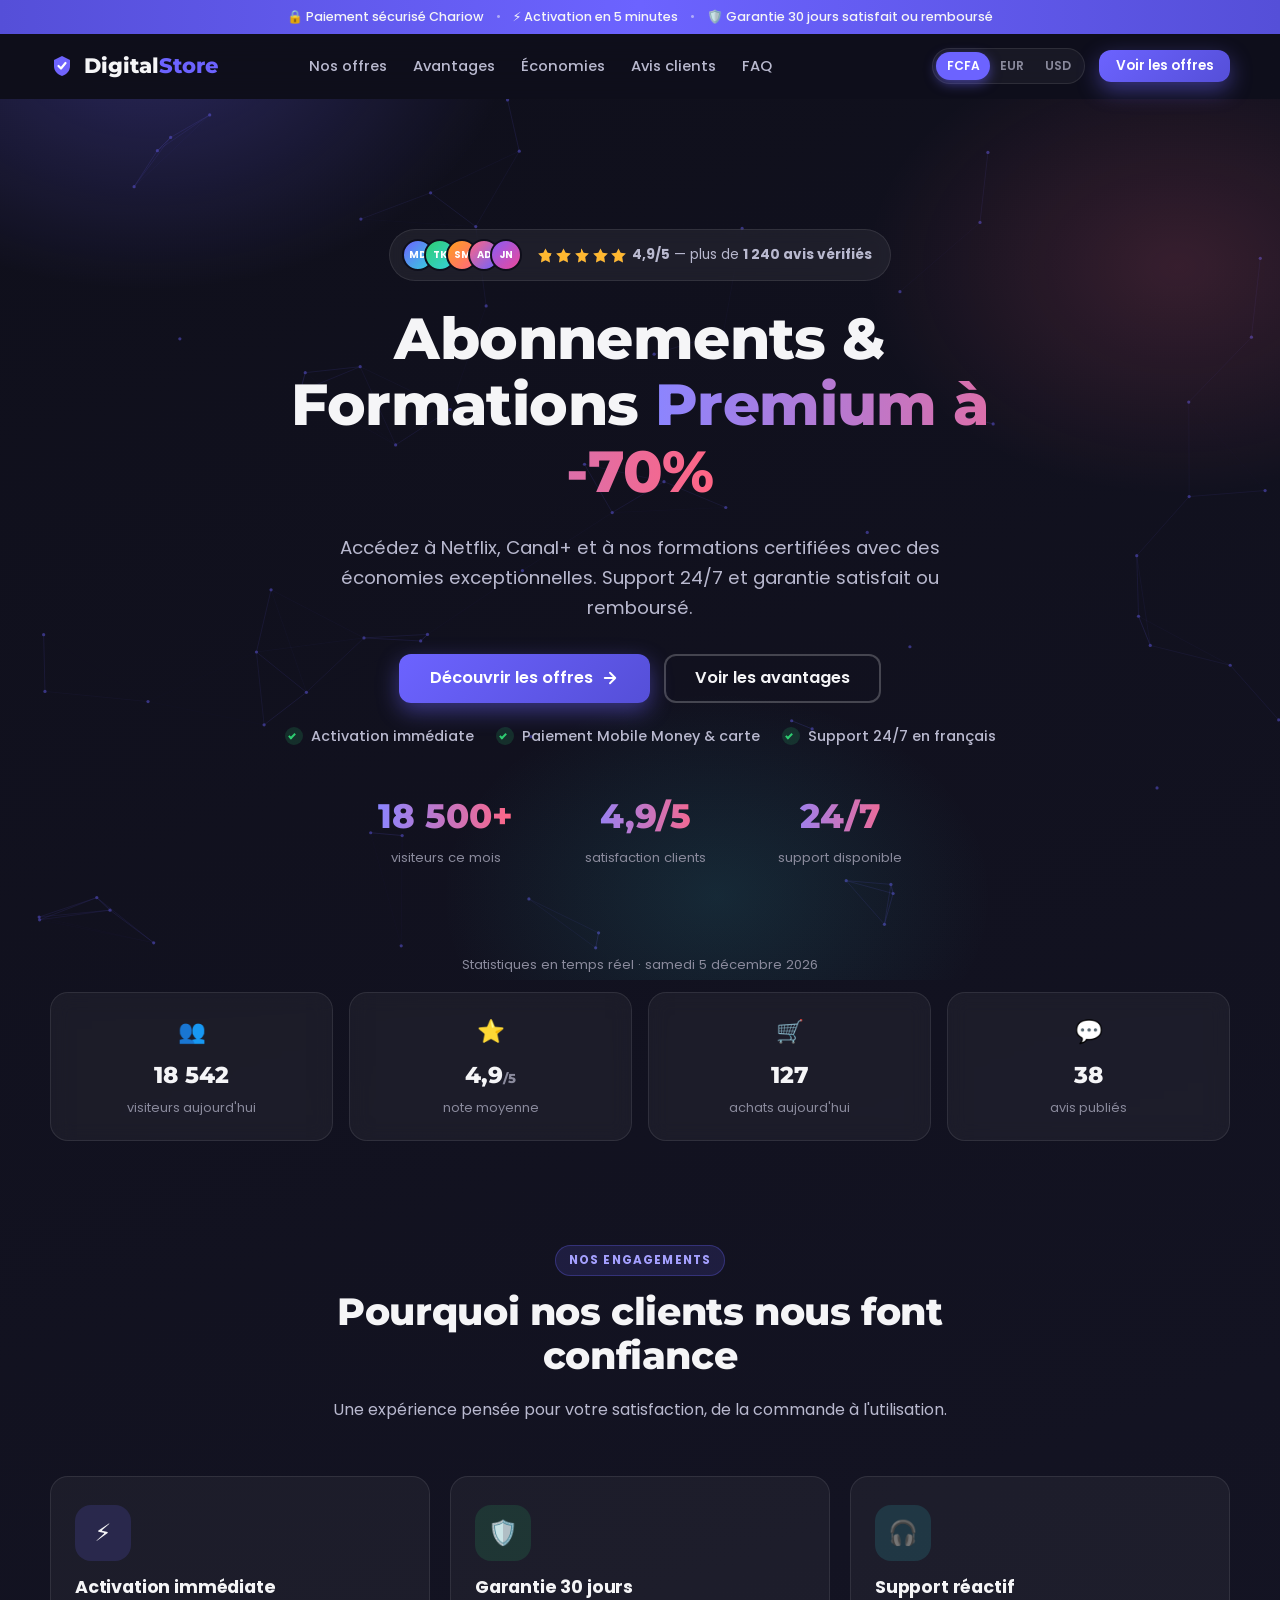
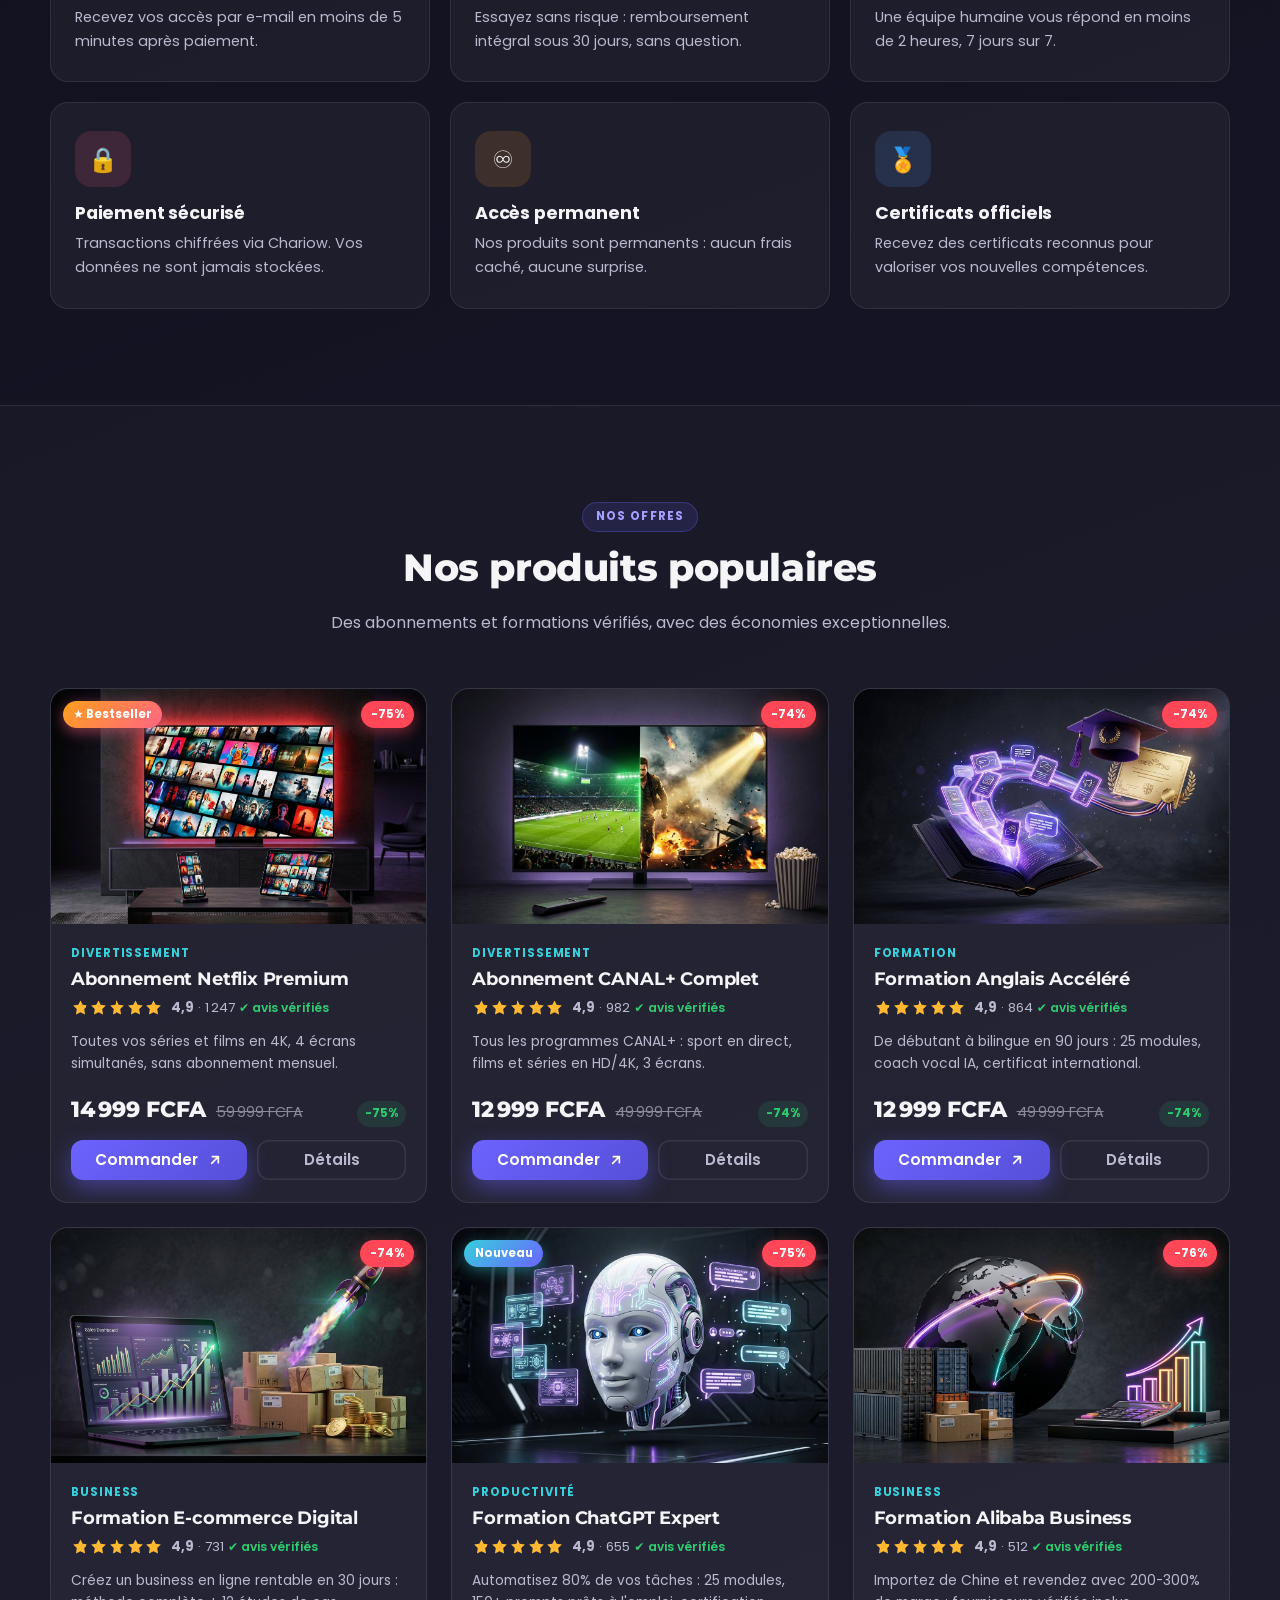
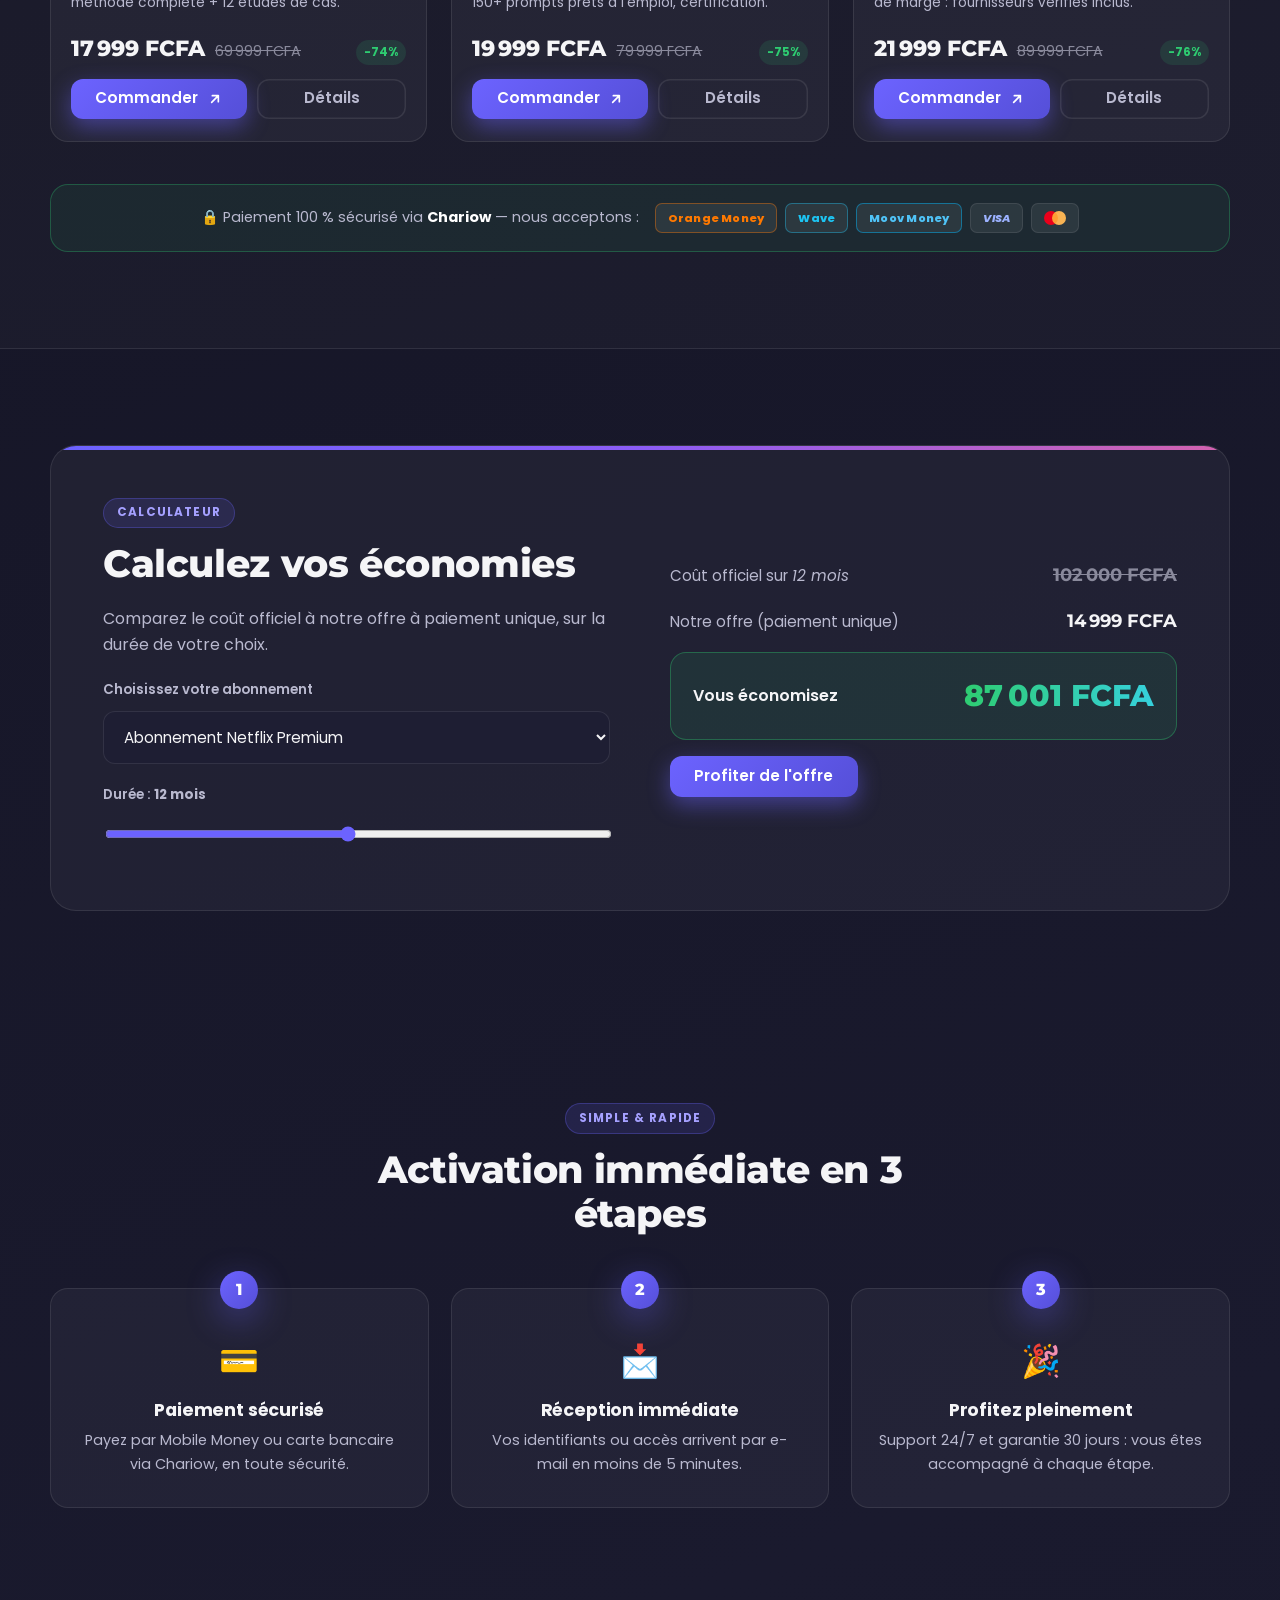
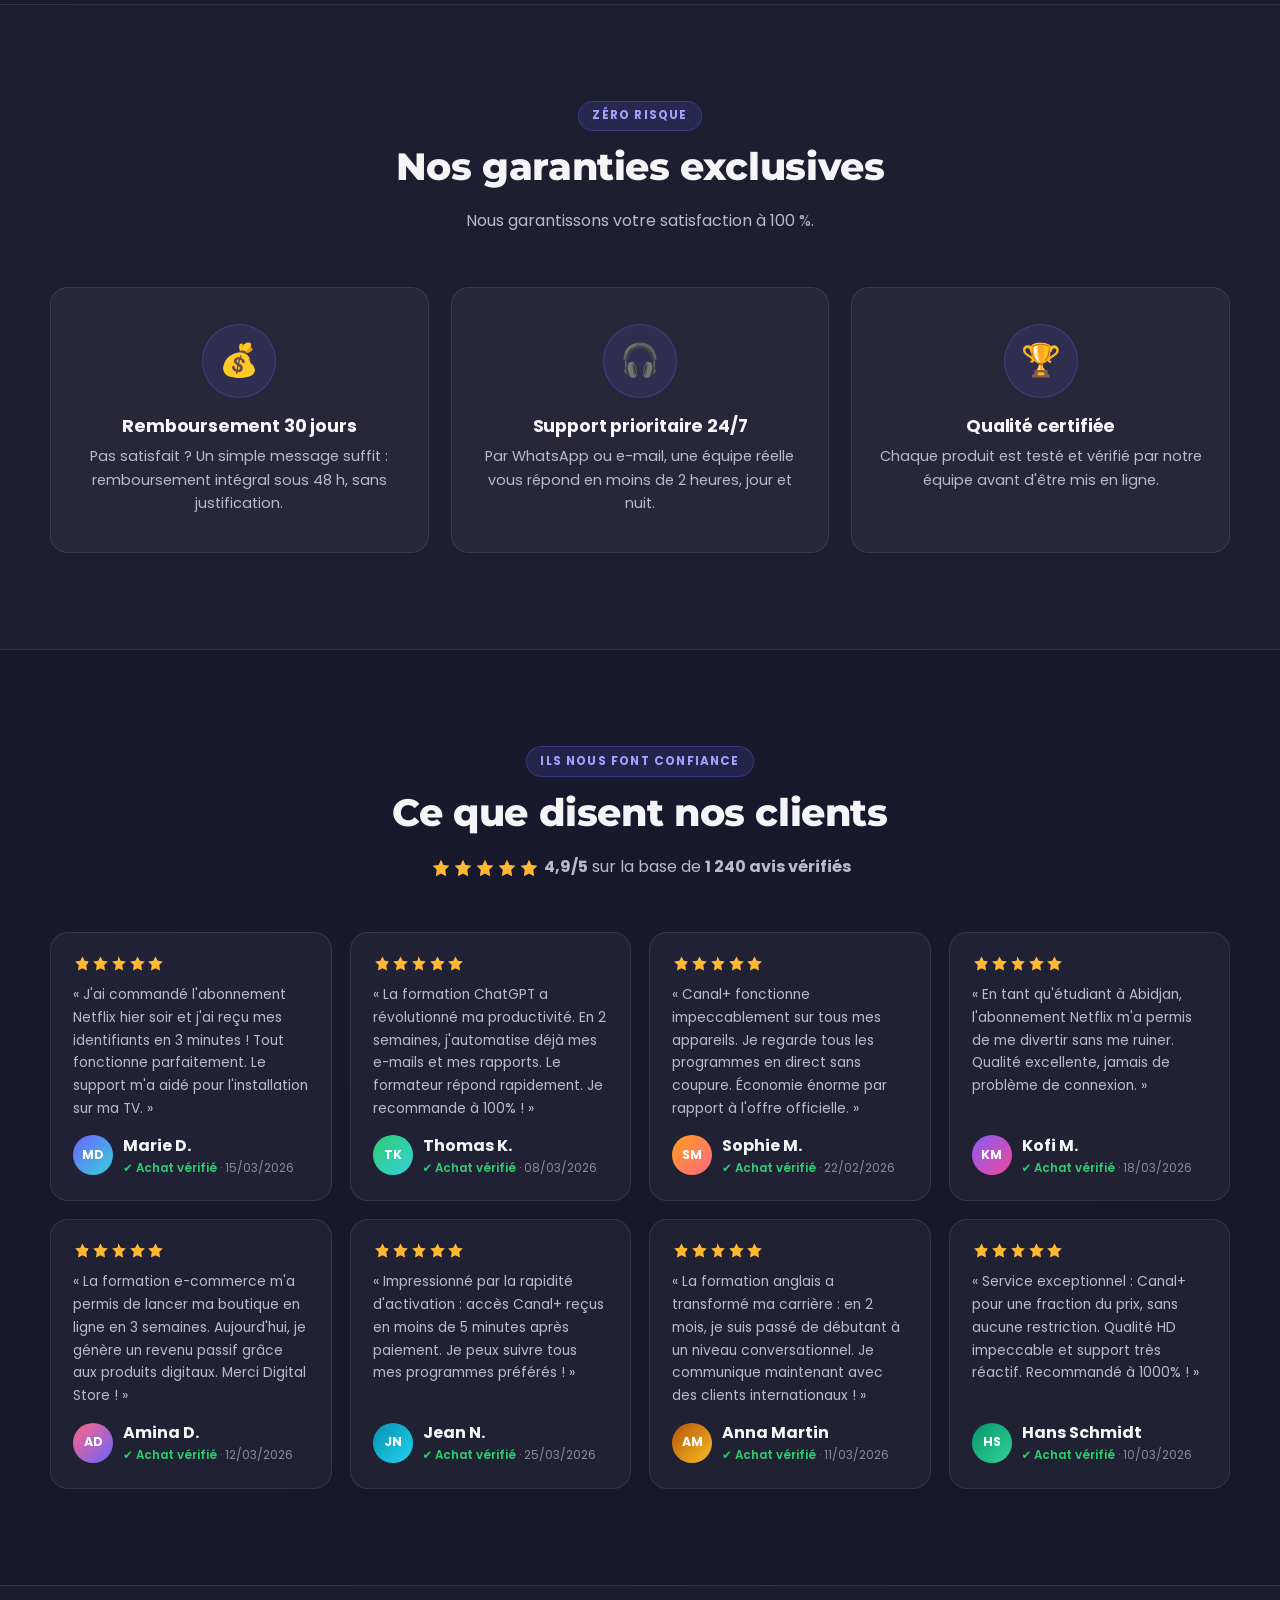
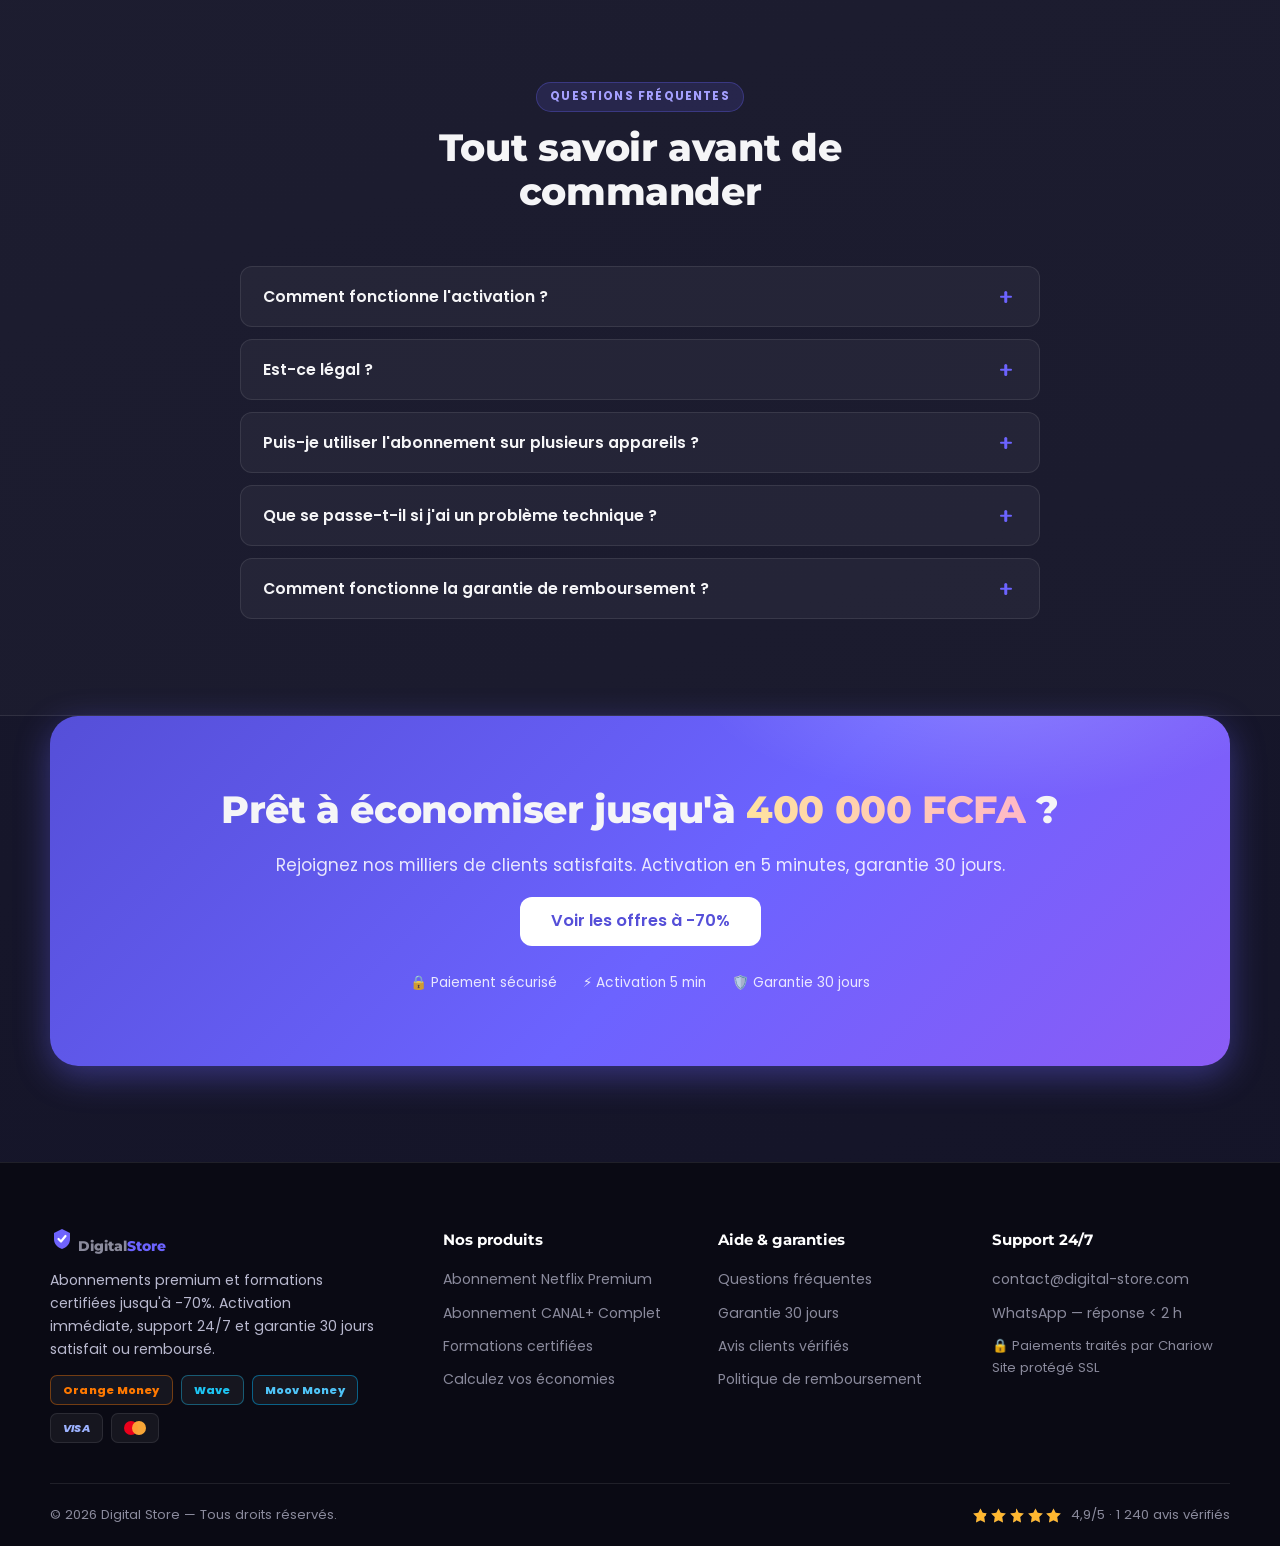
<file: index.html>
<!DOCTYPE html>
<html lang="fr">
<head>
  <meta charset="UTF-8" />
  <meta name="viewport" content="width=device-width, initial-scale=1.0" />
  <title>Digital Store — Abonnements & Formations Premium à -70%</title>

  <!-- SEO -->
  <meta name="description" content="Abonnements Netflix, Canal+ et formations certifiées à -70%. Activation en 5 minutes, paiement sécurisé (Mobile Money, carte), support 24/7 et garantie 30 jours satisfait ou remboursé. Économisez jusqu'à 400 000 FCFA." />
  <meta name="keywords" content="netflix, canal+, formation anglais, e-commerce, chatgpt, alibaba, abonnement premium, FCFA, mobile money" />
  <meta property="og:title" content="Digital Store — Abonnements & Formations Premium à -70%" />
  <meta property="og:description" content="Activation en 5 minutes. Paiement sécurisé. Garantie 30 jours satisfait ou remboursé." />
  <meta property="og:type" content="website" />
  <meta property="og:image" content="assets/products/netflix-premium.jpg" />

  <link rel="icon" href="data:image/svg+xml,%3Csvg xmlns='http://www.w3.org/2000/svg' viewBox='0 0 64 64'%3E%3Crect width='64' height='64' rx='14' fill='%236C63FF'/%3E%3Ctext x='32' y='42' font-family='Arial,sans-serif' font-size='30' font-weight='bold' fill='white' text-anchor='middle'%3EDS%3C/text%3E%3C/svg%3E" />
  <link rel="preconnect" href="https://fonts.googleapis.com" />
  <link rel="preconnect" href="https://fonts.gstatic.com" crossorigin />
  <link href="https://fonts.googleapis.com/css2?family=Poppins:wght@300;400;500;600;700&family=Montserrat:wght@700;800;900&display=swap" rel="stylesheet" />
  <link rel="stylesheet" href="css/styles.css?v=4" />
</head>
<body>

  <!-- ══════════ Bandeau confiance ══════════ -->
  <div class="topbar" role="note">
    <div class="container topbar__inner">
      <span>🔒 Paiement sécurisé Chariow</span>
      <span class="topbar__sep" aria-hidden="true">•</span>
      <span>⚡ Activation en 5 minutes</span>
      <span class="topbar__sep" aria-hidden="true">•</span>
      <span>🛡️ Garantie 30 jours satisfait ou remboursé</span>
    </div>
  </div>

  <!-- ══════════ En-tête ══════════ -->
  <header class="header" id="header">
    <div class="container header__inner">
      <a href="#accueil" class="logo" aria-label="Digital Store — Accueil">
        <svg class="logo__icon" viewBox="0 0 24 24" width="24" height="24" fill="none"><path d="M12 2 4 6v6c0 5 3.4 8.4 8 10 4.6-1.6 8-5 8-10V6l-8-4Z" fill="url(#lg)"/><path d="m8.5 12 2.5 2.5 4.5-5.5" stroke="#fff" stroke-width="2.2" stroke-linecap="round" stroke-linejoin="round"/><defs><linearGradient id="lg" x1="0" y1="0" x2="24" y2="24"><stop stop-color="#6C63FF"/><stop offset="1" stop-color="#FF6584"/></linearGradient></defs></svg>
        <span class="logo__text">Digital<span>Store</span></span>
      </a>

      <nav class="nav" id="nav" aria-label="Navigation principale">
        <a href="#produits">Nos offres</a>
        <a href="#avantages">Avantages</a>
        <a href="#economies">Économies</a>
        <a href="#avis">Avis clients</a>
        <a href="#faq">FAQ</a>
      </nav>

      <div class="header__actions">
        <div class="currency" role="group" aria-label="Choisir la devise">
          <button class="currency__btn active" data-currency="XOF">FCFA</button>
          <button class="currency__btn" data-currency="EUR">EUR</button>
          <button class="currency__btn" data-currency="USD">USD</button>
        </div>
        <a href="#produits" class="btn btn--primary btn--small header__cta">Voir les offres</a>
        <button class="burger" id="burger" aria-label="Menu" aria-expanded="false"><span></span><span></span><span></span></button>
      </div>
    </div>
  </header>

  <main id="accueil">
    <!-- ══════════ Héros ══════════ -->
    <section class="hero">
      <canvas id="net-bg" aria-hidden="true"></canvas>
      <div class="hero__glow" aria-hidden="true"></div>
      <div class="container hero__content reveal">
        <div class="hero__proof">
          <div class="avatars" aria-hidden="true">
            <span style="--c1:#6C63FF;--c2:#36D1DC">MD</span>
            <span style="--c1:#2ECC71;--c2:#36D1DC">TK</span>
            <span style="--c1:#FF9F1C;--c2:#FF6584">SM</span>
            <span style="--c1:#FF6584;--c2:#6C63FF">AD</span>
            <span style="--c1:#8B5CF6;--c2:#EC4899">JN</span>
          </div>
          <p><span class="stars stars--sm" aria-hidden="true"><i style="width:98%"></i></span> <strong>4,9/5</strong> — plus de <strong>1 240 avis vérifiés</strong></p>
        </div>

        <h1>Abonnements &amp; Formations <span class="grad-text">Premium à -70%</span></h1>
        <p class="hero__lead">Accédez à Netflix, Canal+ et à nos formations certifiées avec des économies exceptionnelles. Support 24/7 et garantie satisfait ou remboursé.</p>

        <div class="hero__cta">
          <a href="#produits" class="btn btn--primary btn--lg">Découvrir les offres
            <svg viewBox="0 0 24 24" width="18" height="18" fill="none" stroke="currentColor" stroke-width="2.5" stroke-linecap="round" stroke-linejoin="round"><path d="M5 12h14M12 5l7 7-7 7"/></svg>
          </a>
          <a href="#avantages" class="btn btn--ghost btn--lg">Voir les avantages</a>
        </div>

        <ul class="hero__bullets">
          <li><i class="check"></i>Activation immédiate</li>
          <li><i class="check"></i>Paiement Mobile Money &amp; carte</li>
          <li><i class="check"></i>Support 24/7 en français</li>
        </ul>

        <div class="hero__stats">
          <div class="hero__stat"><strong>18 500+</strong><span>visiteurs ce mois</span></div>
          <div class="hero__stat"><strong>4,9/5</strong><span>satisfaction clients</span></div>
          <div class="hero__stat"><strong>24/7</strong><span>support disponible</span></div>
        </div>
      </div>
    </section>

    <!-- ══════════ Statistiques du jour ══════════ -->
    <section class="livestats" aria-label="Statistiques en temps réel">
      <div class="container">
        <p class="livestats__date">Statistiques en temps réel · <span id="currentDate"></span></p>
        <div class="livestats__grid">
          <div class="livestat reveal">
            <div class="livestat__icon">👥</div>
            <strong id="statVisitors">18 542</strong><span>visiteurs aujourd'hui</span>
          </div>
          <div class="livestat reveal">
            <div class="livestat__icon">⭐</div>
            <strong>4,9<span class="muted">/5</span></strong><span>note moyenne</span>
          </div>
          <div class="livestat reveal">
            <div class="livestat__icon">🛒</div>
            <strong id="statSales">127</strong><span>achats aujourd'hui</span>
          </div>
          <div class="livestat reveal">
            <div class="livestat__icon">💬</div>
            <strong id="statReviews">38</strong><span>avis publiés</span>
          </div>
        </div>
      </div>
    </section>

    <!-- ══════════ Avantages ══════════ -->
    <section class="section" id="avantages">
      <div class="container">
        <div class="section__head reveal">
          <span class="eyebrow">Nos engagements</span>
          <h2>Pourquoi nos clients nous font confiance</h2>
          <p>Une expérience pensée pour votre satisfaction, de la commande à l'utilisation.</p>
        </div>
        <div class="adv__grid">
          <div class="adv reveal">
            <div class="adv__icon adv__icon--violet">⚡</div>
            <h3>Activation immédiate</h3>
            <p>Recevez vos accès par e-mail en moins de 5 minutes après paiement.</p>
          </div>
          <div class="adv reveal">
            <div class="adv__icon adv__icon--green">🛡️</div>
            <h3>Garantie 30 jours</h3>
            <p>Essayez sans risque : remboursement intégral sous 30 jours, sans question.</p>
          </div>
          <div class="adv reveal">
            <div class="adv__icon adv__icon--cyan">🎧</div>
            <h3>Support réactif</h3>
            <p>Une équipe humaine vous répond en moins de 2 heures, 7 jours sur 7.</p>
          </div>
          <div class="adv reveal">
            <div class="adv__icon adv__icon--pink">🔒</div>
            <h3>Paiement sécurisé</h3>
            <p>Transactions chiffrées via Chariow. Vos données ne sont jamais stockées.</p>
          </div>
          <div class="adv reveal">
            <div class="adv__icon adv__icon--amber">♾️</div>
            <h3>Accès permanent</h3>
            <p>Nos produits sont permanents : aucun frais caché, aucune surprise.</p>
          </div>
          <div class="adv reveal">
            <div class="adv__icon adv__icon--blue">🏅</div>
            <h3>Certificats officiels</h3>
            <p>Recevez des certificats reconnus pour valoriser vos nouvelles compétences.</p>
          </div>
        </div>
      </div>
    </section>

    <!-- ══════════ Produits ══════════ -->
    <section class="section section--alt" id="produits">
      <div class="container">
        <div class="section__head reveal">
          <span class="eyebrow">Nos offres</span>
          <h2>Nos produits populaires</h2>
          <p>Des abonnements et formations vérifiés, avec des économies exceptionnelles.</p>
        </div>
        <div class="products__grid" id="productsGrid"><!-- Rendu par JS --></div>

        <div class="securebar reveal" role="note">
          <span>🔒 Paiement 100 % sécurisé via <strong>Chariow</strong> — nous acceptons :</span>
          <div class="pay-badges">
            <span class="pay-badge pay-badge--om">Orange Money</span>
            <span class="pay-badge pay-badge--wave">Wave</span>
            <span class="pay-badge pay-badge--moov">Moov Money</span>
            <span class="pay-badge pay-badge--visa">VISA</span>
            <span class="pay-badge pay-badge--mc"><i></i><i></i></span>
          </div>
        </div>
      </div>
    </section>

    <!-- ══════════ Calculateur d'économies ══════════ -->
    <section class="section savings" id="economies">
      <div class="container">
        <div class="savings__box reveal">
          <div class="savings__left">
            <span class="eyebrow">Calculateur</span>
            <h2>Calculez vos économies</h2>
            <p>Comparez le coût officiel à notre offre à paiement unique, sur la durée de votre choix.</p>
            <label class="savings__label" for="savProduct">Choisissez votre abonnement</label>
            <select id="savProduct" class="savings__select"></select>
            <label class="savings__label" for="savMonths">Durée : <strong id="savMonthsLabel">12 mois</strong></label>
            <input type="range" id="savMonths" min="1" max="24" value="12" />
          </div>
          <div class="savings__right">
            <div class="savings__row"><span>Coût officiel sur <em id="savPeriod2">12 mois</em></span><strong class="savings__official" id="savOfficial">—</strong></div>
            <div class="savings__row"><span>Notre offre (paiement unique)</span><strong id="savOurs">—</strong></div>
            <div class="savings__total">
              <span>Vous économisez</span>
              <strong id="savAmount">—</strong>
            </div>
            <a href="#produits" class="btn btn--primary">Profiter de l'offre</a>
          </div>
        </div>
      </div>
    </section>

    <!-- ══════════ Activation en 3 étapes ══════════ -->
    <section class="section">
      <div class="container">
        <div class="section__head reveal">
          <span class="eyebrow">Simple &amp; rapide</span>
          <h2>Activation immédiate en 3 étapes</h2>
        </div>
        <div class="steps__grid">
          <div class="step reveal">
            <span class="step__num">1</span>
            <div class="step__icon">💳</div>
            <h3>Paiement sécurisé</h3>
            <p>Payez par Mobile Money ou carte bancaire via Chariow, en toute sécurité.</p>
          </div>
          <div class="step reveal">
            <span class="step__num">2</span>
            <div class="step__icon">📩</div>
            <h3>Réception immédiate</h3>
            <p>Vos identifiants ou accès arrivent par e-mail en moins de 5 minutes.</p>
          </div>
          <div class="step reveal">
            <span class="step__num">3</span>
            <div class="step__icon">🎉</div>
            <h3>Profitez pleinement</h3>
            <p>Support 24/7 et garantie 30 jours : vous êtes accompagné à chaque étape.</p>
          </div>
        </div>
      </div>
    </section>

    <!-- ══════════ Garanties ══════════ -->
    <section class="section section--alt" id="garanties">
      <div class="container">
        <div class="section__head reveal">
          <span class="eyebrow">Zéro risque</span>
          <h2>Nos garanties exclusives</h2>
          <p>Nous garantissons votre satisfaction à 100 %.</p>
        </div>
        <div class="guarantees__grid">
          <div class="guarantee reveal">
            <div class="guarantee__badge">💰</div>
            <h3>Remboursement 30 jours</h3>
            <p>Pas satisfait ? Un simple message suffit : remboursement intégral sous 48 h, sans justification.</p>
          </div>
          <div class="guarantee reveal">
            <div class="guarantee__badge">🎧</div>
            <h3>Support prioritaire 24/7</h3>
            <p>Par WhatsApp ou e-mail, une équipe réelle vous répond en moins de 2 heures, jour et nuit.</p>
          </div>
          <div class="guarantee reveal">
            <div class="guarantee__badge">🏆</div>
            <h3>Qualité certifiée</h3>
            <p>Chaque produit est testé et vérifié par notre équipe avant d'être mis en ligne.</p>
          </div>
        </div>
      </div>
    </section>

    <!-- ══════════ Avis clients ══════════ -->
    <section class="section" id="avis">
      <div class="container">
        <div class="section__head reveal">
          <span class="eyebrow">Ils nous font confiance</span>
          <h2>Ce que disent nos clients</h2>
          <p><span class="stars" aria-hidden="true"><i style="width:98%"></i></span> <strong>4,9/5</strong> sur la base de <strong>1 240 avis vérifiés</strong></p>
        </div>
        <div class="reviews__grid" id="reviewsGrid"><!-- Rendu par JS --></div>
      </div>
    </section>

    <!-- ══════════ FAQ ══════════ -->
    <section class="section section--alt" id="faq">
      <div class="container faq__inner">
        <div class="section__head reveal">
          <span class="eyebrow">Questions fréquentes</span>
          <h2>Tout savoir avant de commander</h2>
        </div>
        <div class="faq__list reveal">
          <div class="faq__item">
            <button class="faq__q" aria-expanded="false">Comment fonctionne l'activation ?<span class="faq__chev"></span></button>
            <div class="faq__a"><p>L'activation est immédiate après paiement. Vous recevez vos identifiants par e-mail dans les 5 minutes suivant votre achat. Aucune intervention manuelle n'est nécessaire.</p></div>
          </div>
          <div class="faq__item">
            <button class="faq__q" aria-expanded="false">Est-ce légal ?<span class="faq__chev"></span></button>
            <div class="faq__a"><p>Oui. Nous travaillons avec des partenaires qui nous permettent de proposer ces abonnements à des tarifs préférentiels, et nos formations sont certifiées. Tous nos services sont conformes.</p></div>
          </div>
          <div class="faq__item">
            <button class="faq__q" aria-expanded="false">Puis-je utiliser l'abonnement sur plusieurs appareils ?<span class="faq__chev"></span></button>
            <div class="faq__a"><p>Oui, selon le produit vous pouvez utiliser vos accès sur plusieurs appareils simultanément. Les limites exactes sont précisées dans la description de chaque produit.</p></div>
          </div>
          <div class="faq__item">
            <button class="faq__q" aria-expanded="false">Que se passe-t-il si j'ai un problème technique ?<span class="faq__chev"></span></button>
            <div class="faq__a"><p>Notre équipe de support est disponible 24h/24 et 7j/7. Contactez-nous par WhatsApp ou par e-mail : nous répondons en moins de 2 heures.</p></div>
          </div>
          <div class="faq__item">
            <button class="faq__q" aria-expanded="false">Comment fonctionne la garantie de remboursement ?<span class="faq__chev"></span></button>
            <div class="faq__a"><p>Si vous n'êtes pas satisfait de votre achat, vous pouvez demander un remboursement intégral dans les 30 jours suivant votre commande. Aucune justification n'est requise.</p></div>
          </div>
        </div>
      </div>
    </section>

    <!-- ══════════ CTA final ══════════ -->
    <section class="cta">
      <div class="container cta__inner reveal">
        <h2>Prêt à économiser jusqu'à <span class="grad-text">400 000 FCFA</span> ?</h2>
        <p>Rejoignez nos milliers de clients satisfaits. Activation en 5 minutes, garantie 30 jours.</p>
        <a href="#produits" class="btn btn--light btn--lg">Voir les offres à -70%</a>
        <div class="cta__trust"><span>🔒 Paiement sécurisé</span><span>⚡ Activation 5 min</span><span>🛡️ Garantie 30 jours</span></div>
      </div>
    </section>
  </main>

  <!-- ══════════ Pied de page ══════════ -->
  <footer class="footer" id="contact">
    <div class="container footer__grid">
      <div class="footer__col footer__col--brand">
        <a href="#accueil" class="logo logo--footer">
          <svg class="logo__icon" viewBox="0 0 24 24" width="24" height="24" fill="none"><path d="M12 2 4 6v6c0 5 3.4 8.4 8 10 4.6-1.6 8-5 8-10V6l-8-4Z" fill="url(#lg2)"/><path d="m8.5 12 2.5 2.5 4.5-5.5" stroke="#fff" stroke-width="2.2" stroke-linecap="round" stroke-linejoin="round"/><defs><linearGradient id="lg2" x1="0" y1="0" x2="24" y2="24"><stop stop-color="#6C63FF"/><stop offset="1" stop-color="#FF6584"/></linearGradient></defs></svg>
          <span class="logo__text">Digital<span>Store</span></span>
        </a>
        <p>Abonnements premium et formations certifiées jusqu'à -70%. Activation immédiate, support 24/7 et garantie 30 jours satisfait ou remboursé.</p>
        <div class="pay-badges pay-badges--footer">
          <span class="pay-badge pay-badge--om">Orange Money</span>
          <span class="pay-badge pay-badge--wave">Wave</span>
          <span class="pay-badge pay-badge--moov">Moov Money</span>
          <span class="pay-badge pay-badge--visa">VISA</span>
          <span class="pay-badge pay-badge--mc"><i></i><i></i></span>
        </div>
      </div>
      <div class="footer__col">
        <h4>Nos produits</h4>
        <a href="#produits">Abonnement Netflix Premium</a>
        <a href="#produits">Abonnement CANAL+ Complet</a>
        <a href="#produits">Formations certifiées</a>
        <a href="#economies">Calculez vos économies</a>
      </div>
      <div class="footer__col">
        <h4>Aide &amp; garanties</h4>
        <a href="#faq">Questions fréquentes</a>
        <a href="#garanties">Garantie 30 jours</a>
        <a href="#avis">Avis clients vérifiés</a>
        <a href="#">Politique de remboursement</a>
      </div>
      <div class="footer__col">
        <h4>Support 24/7</h4>
        <a href="mailto:contact@digital-store.com">contact@digital-store.com</a>
        <a href="https://wa.me/22660000000" rel="noopener">WhatsApp — réponse &lt; 2 h</a>
        <p class="footer__note">🔒 Paiements traités par Chariow<br>Site protégé SSL</p>
      </div>
    </div>
    <div class="container footer__bottom">
      <p>© 2026 Digital Store — Tous droits réservés.</p>
      <p><span class="stars stars--sm" aria-hidden="true"><i style="width:98%"></i></span> 4,9/5 · 1 240 avis vérifiés</p>
    </div>
  </footer>

  <!-- ══════════ Modale détails produit ══════════ -->
  <div class="modal" id="productModal" hidden>
    <div class="modal__box modal__box--product">
      <button class="modal__close" id="productModalClose" aria-label="Fermer">✕</button>
      <div id="productModalContent"></div>
    </div>
  </div>

  <!-- ══════════ Pop-up code promo (exit intent) ══════════ -->
  <div class="promo" id="promoPopup" hidden>
    <div class="promo__box">
      <button class="promo__close" id="promoClose" aria-label="Fermer">✕</button>
      <div class="promo__badge">🎁</div>
      <h3>ATTENDEZ !</h3>
      <p class="promo__sub">Profitez de <strong>-30% supplémentaires</strong> avec le code :</p>
      <div class="promo__code" id="promoCode">OBCU1KPVRVVC</div>
      <p class="promo__timer">valable <strong id="promoTimer">10:00</strong></p>
      <button class="btn btn--primary btn--lg btn--block" id="promoCopy">Copier le code</button>
      <p class="promo__note">À saisir lors du paiement sur Chariow</p>
    </div>
  </div>

  <!-- ══════════ Notifications ══════════ -->
  <div class="toasts" id="toasts" aria-live="polite"></div>
  <div class="social-proof" id="socialProof" hidden>
    <span class="social-proof__dot"></span>
    <p id="socialProofText"></p>
    <button id="socialProofClose" aria-label="Fermer">✕</button>
  </div>

  <script src="js/main.js?v=4"></script>
</body>
</html>
</file>
<file: css/styles.css>
/* ══════════════════════════════════════════════════════════
   Digital Store — Thème sombre premium
   Palette : violet #6C63FF · rose #FF6584 · cyan #36D1DC
   Fond : #1A1A2E / #0F0F1B — Polices : Poppins / Montserrat
   ══════════════════════════════════════════════════════════ */

:root {
  --primary: #6C63FF;
  --primary-dark: #554FD8;
  --secondary: #FF6584;
  --accent: #36D1DC;
  --grad: linear-gradient(135deg, #6C63FF 0%, #8B5CF6 50%, #FF6584 130%);
  --grad-btn: linear-gradient(135deg, #6C63FF, #554FD8);
  --dark: #1A1A2E;
  --darker: #0F0F1B;
  --card: rgba(255, 255, 255, .045);
  --card-solid: #1E1E33;
  --line: rgba(255, 255, 255, .09);
  --text: #F5F5F7;
  --text-soft: #B9B9CF;
  --text-mute: #8A8A9C;
  --green: #2ECC71;
  --amber: #FF9F1C;
  --red: #FF4757;
  --radius: 18px;
  --radius-sm: 12px;
  --shadow: 0 10px 30px rgba(0, 0, 0, .35);
  --shadow-lg: 0 20px 50px rgba(0, 0, 0, .45);
  --glow: 0 10px 34px rgba(108, 99, 255, .4);
  --font: "Poppins", system-ui, sans-serif;
  --font-display: "Montserrat", "Poppins", system-ui, sans-serif;
}

*, *::before, *::after { box-sizing: border-box; }

/* Priorité absolue à l'attribut hidden : empêche les display:grid/flex
   des classes de forcer l'affichage des éléments masqués (pop-ups, modales) */
[hidden] { display: none !important; }

html { scroll-behavior: smooth; }

body {
  margin: 0;
  font-family: var(--font);
  background: linear-gradient(160deg, var(--darker) 0%, var(--dark) 60%, #141428 100%);
  color: var(--text);
  line-height: 1.65;
  overflow-x: hidden;
  -webkit-font-smoothing: antialiased;
}

img { max-width: 100%; display: block; }
a { color: inherit; text-decoration: none; }
button { font-family: inherit; cursor: pointer; }

.container { width: min(1180px, 100% - 40px); margin-inline: auto; }

h1, h2, h3 { font-family: var(--font-display); line-height: 1.15; letter-spacing: -.01em; margin: 0 0 .5em; }
h1 { font-size: clamp(2.1rem, 4.8vw, 3.6rem); font-weight: 800; }
h2 { font-size: clamp(1.6rem, 3.2vw, 2.4rem); font-weight: 800; }
h3 { font-size: 1.1rem; font-weight: 700; font-family: var(--font); }
p { margin: 0 0 1em; color: var(--text-soft); }

.grad-text { background: linear-gradient(90deg, #8B85FF, #FF6584); -webkit-background-clip: text; background-clip: text; color: transparent; }
.muted { color: var(--text-mute); }

/* ── Étoiles ─────────────────────────────────────────── */
.stars { position: relative; display: inline-block; width: 110px; height: 20px; vertical-align: middle; }
.stars::before, .stars i::before {
  content: ""; position: absolute; inset: 0;
  background: url("data:image/svg+xml,%3Csvg xmlns='http://www.w3.org/2000/svg' viewBox='0 0 24 24' fill='%23404058'%3E%3Cpath d='M12 2l2.9 6.26L22 9.27l-5 4.87L18.18 22 12 18.56 5.82 22 7 14.14l-5-4.87 7.1-1.01L12 2z'/%3E%3C/svg%3E") repeat-x left center / 22px 20px;
}
.stars i::before {
  background: url("data:image/svg+xml,%3Csvg xmlns='http://www.w3.org/2000/svg' viewBox='0 0 24 24' fill='%23FFB830'%3E%3Cpath d='M12 2l2.9 6.26L22 9.27l-5 4.87L18.18 22 12 18.56 5.82 22 7 14.14l-5-4.87 7.1-1.01L12 2z'/%3E%3C/svg%3E") repeat-x left center / 22px 20px;
}
.stars i { position: absolute; inset: 0; overflow: hidden; }
.stars--sm { width: 92px; height: 17px; }
.stars--sm::before, .stars--sm i::before { background-size: 18.4px 17px; }

/* ── Boutons ─────────────────────────────────────────── */
.btn {
  display: inline-flex; align-items: center; justify-content: center; gap: .55em;
  padding: .78em 1.6em; border: 0; border-radius: 12px;
  font-weight: 600; font-size: .95rem; line-height: 1.1;
  transition: transform .18s ease, box-shadow .18s ease, background .18s ease;
  white-space: nowrap;
}
.btn:active { transform: scale(.97); }
.btn--primary { background: var(--grad-btn); color: #fff; box-shadow: 0 8px 22px rgba(108, 99, 255, .45); }
.btn--primary:hover { transform: translateY(-2px); box-shadow: 0 12px 30px rgba(108, 99, 255, .6); }
.btn--ghost { background: transparent; color: var(--text); box-shadow: inset 0 0 0 2px rgba(255, 255, 255, .22); }
.btn--ghost:hover { box-shadow: inset 0 0 0 2px var(--primary); color: #fff; }
.btn--light { background: #fff; color: var(--primary-dark); }
.btn--light:hover { transform: translateY(-2px); }
.btn--lg { padding: .95em 1.9em; font-size: 1.02rem; }
.btn--small { padding: .6em 1.2em; font-size: .85rem; }
.btn--block { width: 100%; }

/* ── Bandeau supérieur ───────────────────────────────── */
.topbar { background: linear-gradient(90deg, #554FD8, #6C63FF, #554FD8); font-size: .8rem; font-weight: 500; }
.topbar__inner { display: flex; justify-content: center; align-items: center; gap: .9em; padding: .5em 0; flex-wrap: wrap; }
.topbar__sep { opacity: .5; }

/* ── En-tête ─────────────────────────────────────────── */
.header {
  position: sticky; top: 0; z-index: 100;
  background: rgba(15, 15, 27, .82); backdrop-filter: blur(14px);
  border-bottom: 1px solid transparent; transition: border-color .25s, box-shadow .25s;
}
.header.scrolled { border-color: var(--line); box-shadow: 0 8px 30px rgba(0, 0, 0, .35); }
.header__inner { display: flex; align-items: center; gap: 22px; padding: 14px 0; }

.logo { display: inline-flex; align-items: center; gap: 10px; font-family: var(--font-display); font-weight: 800; font-size: 1.3rem; }
.logo__text span { color: var(--primary); }

.nav { display: flex; gap: 26px; margin-inline: auto; }
.nav a { color: var(--text-soft); font-weight: 500; font-size: .92rem; position: relative; transition: color .2s; }
.nav a::after { content: ""; position: absolute; left: 0; bottom: -5px; width: 0; height: 2px; background: var(--grad); border-radius: 2px; transition: width .2s; }
.nav a:hover { color: #fff; }
.nav a:hover::after { width: 100%; }

.header__actions { display: flex; align-items: center; gap: 14px; margin-left: auto; }
.currency { display: flex; background: var(--card); border: 1px solid var(--line); border-radius: 999px; padding: 3px; }
.currency__btn {
  border: 0; background: transparent; color: var(--text-mute);
  font-size: .76rem; font-weight: 600; padding: .42em .85em; border-radius: 999px; transition: .2s;
}
.currency__btn.active { background: var(--primary); color: #fff; box-shadow: 0 4px 12px rgba(108, 99, 255, .5); }

.burger { display: none; flex-direction: column; gap: 5px; background: none; border: 0; padding: 8px; }
.burger span { width: 22px; height: 2px; background: var(--text); border-radius: 2px; transition: .25s; }

/* ── Héros ───────────────────────────────────────────── */
.hero { position: relative; padding: clamp(70px, 11vw, 130px) 0 clamp(60px, 9vw, 110px); overflow: hidden; }
#net-bg { position: absolute; inset: 0; width: 100%; height: 100%; opacity: .55; }
.hero__glow {
  position: absolute; inset: -20% -10% auto; height: 130%; pointer-events: none;
  background:
    radial-gradient(600px 420px at 18% 10%, rgba(108, 99, 255, .28), transparent 60%),
    radial-gradient(520px 380px at 85% 30%, rgba(255, 101, 132, .16), transparent 60%),
    radial-gradient(460px 340px at 55% 85%, rgba(54, 209, 220, .12), transparent 60%);
}
.hero__content { position: relative; z-index: 2; max-width: 780px; margin-inline: auto; text-align: center; }

.hero__proof {
  display: inline-flex; align-items: center; gap: 14px; margin-bottom: 24px;
  padding: 9px 18px 9px 12px; background: rgba(255, 255, 255, .06);
  border: 1px solid var(--line); border-radius: 999px; backdrop-filter: blur(8px);
}
.hero__proof p { margin: 0; font-size: .85rem; }
.avatars { display: flex; }
.avatars span {
  width: 32px; height: 32px; border-radius: 50%; border: 2px solid var(--darker);
  display: grid; place-items: center; color: #fff; font-size: .62rem; font-weight: 700;
  background: linear-gradient(135deg, var(--c1), var(--c2));
}
.avatars span + span { margin-left: -10px; }

.hero__lead { font-size: 1.15rem; max-width: 60ch; margin-inline: auto; }
.hero__cta { display: flex; justify-content: center; gap: 14px; flex-wrap: wrap; margin: 30px 0 22px; }
.hero__bullets { list-style: none; display: flex; justify-content: center; flex-wrap: wrap; gap: 8px 22px; padding: 0; margin: 0 0 40px; }
.hero__bullets li { display: flex; align-items: center; gap: 8px; font-size: .9rem; font-weight: 500; color: var(--text-soft); }
.check { width: 18px; height: 18px; border-radius: 50%; background: rgba(46, 204, 113, .16); position: relative; flex: 0 0 auto; }
.check::after { content: ""; position: absolute; left: 5.5px; top: 4.5px; width: 4px; height: 7px; border: solid var(--green); border-width: 0 2px 2px 0; transform: rotate(45deg); }

.hero__stats { display: flex; justify-content: center; gap: clamp(28px, 6vw, 72px); }
.hero__stat { text-align: center; }
.hero__stat strong { display: block; font-family: var(--font-display); font-size: clamp(1.5rem, 3vw, 2.1rem); font-weight: 800; background: linear-gradient(90deg, #8B85FF, #FF6584); -webkit-background-clip: text; background-clip: text; color: transparent; }
.hero__stat span { font-size: .82rem; color: var(--text-mute); }

/* ── Statistiques du jour ────────────────────────────── */
.livestats { padding: 0 0 8px; margin-top: -26px; position: relative; z-index: 3; }
.livestats__date { text-align: center; font-size: .82rem; color: var(--text-mute); margin-bottom: 16px; }
.livestats__grid { display: grid; grid-template-columns: repeat(4, 1fr); gap: 16px; }
.livestat {
  text-align: center; padding: 20px 14px;
  background: var(--card); border: 1px solid var(--line); border-radius: var(--radius);
  backdrop-filter: blur(10px); transition: transform .2s, border-color .2s;
}
.livestat:hover { transform: translateY(-4px); border-color: rgba(108, 99, 255, .45); }
.livestat__icon { font-size: 1.4rem; margin-bottom: 6px; }
.livestat strong { display: block; font-family: var(--font-display); font-size: 1.45rem; font-weight: 800; }
.livestat span { font-size: .8rem; color: var(--text-mute); }

/* ── Sections ────────────────────────────────────────── */
.section { padding: clamp(56px, 8vw, 96px) 0; }
.section--alt { background: rgba(255, 255, 255, .018); border-block: 1px solid var(--line); }
.section__head { text-align: center; max-width: 640px; margin: 0 auto clamp(34px, 5vw, 52px); }
.eyebrow {
  display: inline-block; padding: .38em 1.1em; margin-bottom: 14px;
  background: rgba(108, 99, 255, .14); color: #A5A0FF; border: 1px solid rgba(108, 99, 255, .3);
  font-size: .74rem; font-weight: 700; text-transform: uppercase; letter-spacing: .1em; border-radius: 999px;
}

/* ── Avantages ───────────────────────────────────────── */
.adv__grid { display: grid; grid-template-columns: repeat(3, 1fr); gap: 20px; }
.adv {
  padding: 28px 24px; background: var(--card); border: 1px solid var(--line);
  border-radius: var(--radius); transition: transform .22s, border-color .22s, box-shadow .22s;
}
.adv:hover { transform: translateY(-5px); border-color: rgba(108, 99, 255, .5); box-shadow: var(--glow); }
.adv__icon { display: grid; place-items: center; width: 56px; height: 56px; border-radius: 16px; font-size: 1.5rem; margin-bottom: 16px; }
.adv__icon--violet { background: rgba(108, 99, 255, .16); }
.adv__icon--green { background: rgba(46, 204, 113, .14); }
.adv__icon--cyan { background: rgba(54, 209, 220, .14); }
.adv__icon--pink { background: rgba(255, 101, 132, .14); }
.adv__icon--amber { background: rgba(255, 159, 28, .14); }
.adv__icon--blue { background: rgba(96, 165, 250, .14); }
.adv p { margin: 0; font-size: .9rem; }

/* ── Produits ────────────────────────────────────────── */
.products__grid { display: grid; grid-template-columns: repeat(3, 1fr); gap: 24px; }

.pcard {
  display: flex; flex-direction: column; overflow: hidden;
  background: var(--card); border: 1px solid var(--line); border-radius: var(--radius);
  transition: transform .24s, border-color .24s, box-shadow .24s;
}
.pcard:hover { transform: translateY(-6px); border-color: rgba(108, 99, 255, .55); box-shadow: var(--glow); }
.pcard__media { position: relative; aspect-ratio: 16/10; overflow: hidden; background: #15152A; }
.pcard__media img { width: 100%; height: 100%; object-fit: cover; transition: transform .5s ease; }
.pcard:hover .pcard__media img { transform: scale(1.06); }
.pcard__badges { position: absolute; top: 12px; left: 12px; right: 12px; display: flex; justify-content: space-between; gap: 8px; }
.badge {
  padding: .35em .9em; font-size: .72rem; font-weight: 700; border-radius: 999px; color: #fff;
  backdrop-filter: blur(6px);
}
.badge--best { background: linear-gradient(135deg, #FF9F1C, #FF6584); box-shadow: 0 4px 14px rgba(255, 101, 132, .5); }
.badge--new { background: linear-gradient(135deg, #36D1DC, #6C63FF); box-shadow: 0 4px 14px rgba(54, 209, 220, .4); }
.badge--promo { background: var(--red); box-shadow: 0 4px 14px rgba(255, 71, 87, .45); margin-left: auto; }

.pcard__body { padding: 20px 20px 22px; display: flex; flex-direction: column; flex: 1; }
.pcard__cat { font-size: .72rem; font-weight: 700; text-transform: uppercase; letter-spacing: .08em; color: var(--accent); margin-bottom: 6px; }
.pcard__body h3 { margin-bottom: 8px; font-family: var(--font-display); }
.pcard__rating { display: flex; align-items: center; gap: 8px; font-size: .82rem; color: var(--text-soft); margin-bottom: 12px; }
.pcard__rating .verified { color: var(--green); font-weight: 600; font-size: .76rem; }
.pcard__desc { font-size: .86rem; color: var(--text-soft); flex: 1; margin-bottom: 16px; }

.pcard__foot { display: grid; gap: 12px; }
.pcard__prices { display: flex; align-items: baseline; gap: 10px; }
.pcard__price { font-family: var(--font-display); font-size: 1.35rem; font-weight: 800; }
.pcard__old { color: var(--text-mute); text-decoration: line-through; font-size: .9rem; }
.pcard__save { margin-left: auto; font-size: .72rem; font-weight: 700; color: var(--green); background: rgba(46, 204, 113, .12); padding: .3em .7em; border-radius: 999px; }
.pcard__actions { display: flex; gap: 10px; }
.pcard__actions .btn { flex: 1; }
.btn--details { background: transparent; color: var(--text-soft); box-shadow: inset 0 0 0 1.5px var(--line); }
.btn--details:hover { color: #fff; box-shadow: inset 0 0 0 1.5px var(--primary); }

.securebar {
  display: flex; align-items: center; justify-content: center; gap: 16px; flex-wrap: wrap;
  margin-top: 42px; padding: 18px 26px;
  background: rgba(46, 204, 113, .07); border: 1px solid rgba(46, 204, 113, .3); border-radius: var(--radius);
  font-size: .9rem; color: var(--text-soft);
}
.securebar strong { color: #fff; }

.pay-badges { display: flex; gap: 8px; align-items: center; flex-wrap: wrap; }
.pay-badge {
  display: inline-flex; align-items: center; justify-content: center; gap: 2px;
  height: 30px; padding: 0 12px; border-radius: 7px;
  font-size: .7rem; font-weight: 800; letter-spacing: .02em;
  background: rgba(255, 255, 255, .07); border: 1px solid var(--line); color: var(--text);
}
.pay-badge--om { color: #FF7900; border-color: rgba(255, 121, 0, .4); }
.pay-badge--wave { color: #1DC4F2; border-color: rgba(29, 196, 242, .4); }
.pay-badge--moov { color: #0066B3; border-color: rgba(0, 174, 239, .5); color: #4FC3F7; }
.pay-badge--visa { color: #9CB2FF; font-style: italic; }
.pay-badge--mc { gap: 0; }
.pay-badge--mc i { width: 14px; height: 14px; border-radius: 50%; display: block; }
.pay-badge--mc i:first-child { background: #EB001B; }
.pay-badge--mc i:last-child { background: #F79E1B; margin-left: -6px; mix-blend-mode: screen; }

/* ── Calculateur d'économies ─────────────────────────── */
.savings__box {
  display: grid; grid-template-columns: 1fr 1fr; gap: clamp(28px, 5vw, 60px);
  background: var(--card); border: 1px solid var(--line); border-radius: 26px;
  padding: clamp(28px, 5vw, 52px); position: relative; overflow: hidden;
}
.savings__box::before { content: ""; position: absolute; top: 0; left: 0; right: 0; height: 4px; background: var(--grad); }
.savings__label { display: block; font-size: .84rem; font-weight: 600; color: var(--text-soft); margin: 20px 0 10px; }
.savings__select, .savings__box input[type="range"] { width: 100%; }
.savings__select {
  padding: 14px 16px; border-radius: 12px; font-family: inherit; font-size: .95rem;
  background: var(--card-solid); color: var(--text); border: 1px solid var(--line); outline: none;
}
.savings__select:focus { border-color: var(--primary); }
input[type="range"] { accent-color: var(--primary); height: 32px; cursor: pointer; }

.savings__right { display: flex; flex-direction: column; justify-content: center; gap: 16px; }
.savings__row { display: flex; justify-content: space-between; align-items: baseline; gap: 14px; font-size: .95rem; color: var(--text-soft); }
.savings__row strong { font-family: var(--font-display); font-size: 1.15rem; color: var(--text); white-space: nowrap; }
.savings__official { text-decoration: line-through; color: var(--text-mute) !important; }
.savings__total {
  display: flex; justify-content: space-between; align-items: center; gap: 14px;
  background: rgba(46, 204, 113, .1); border: 1px solid rgba(46, 204, 113, .35);
  border-radius: 16px; padding: 18px 22px; font-weight: 600;
}
.savings__total strong {
  font-family: var(--font-display); font-size: clamp(1.4rem, 3vw, 1.9rem); font-weight: 800;
  background: linear-gradient(90deg, #2ECC71, #36D1DC); -webkit-background-clip: text; background-clip: text; color: transparent;
  white-space: nowrap;
}
.savings__right .btn { align-self: flex-start; }

/* ── Étapes ──────────────────────────────────────────── */
.steps__grid { display: grid; grid-template-columns: repeat(3, 1fr); gap: 22px; }
.step {
  position: relative; text-align: center; padding: 46px 26px 30px;
  background: var(--card); border: 1px solid var(--line); border-radius: var(--radius);
  transition: transform .2s, border-color .2s;
}
.step:hover { transform: translateY(-5px); border-color: rgba(108, 99, 255, .5); }
.step__num {
  position: absolute; top: -18px; left: 50%; transform: translateX(-50%);
  display: grid; place-items: center; width: 38px; height: 38px;
  background: var(--grad-btn); color: #fff; border-radius: 50%;
  font-family: var(--font-display); font-weight: 800; box-shadow: var(--glow);
}
.step__icon { font-size: 2rem; margin-bottom: 12px; }
.step p { margin: 0; font-size: .9rem; }

/* ── Garanties ───────────────────────────────────────── */
.guarantees__grid { display: grid; grid-template-columns: repeat(3, 1fr); gap: 22px; }
.guarantee {
  text-align: center; padding: 36px 26px;
  background: var(--card); border: 1px solid var(--line); border-radius: var(--radius);
  transition: transform .2s, border-color .2s, box-shadow .2s;
}
.guarantee:hover { transform: translateY(-5px); border-color: rgba(46, 204, 113, .5); box-shadow: 0 10px 34px rgba(46, 204, 113, .18); }
.guarantee__badge {
  display: grid; place-items: center; width: 74px; height: 74px; margin: 0 auto 18px;
  font-size: 2rem; border-radius: 50%;
  background: rgba(108, 99, 255, .12); border: 1px solid rgba(108, 99, 255, .3);
}
.guarantee p { margin: 0; font-size: .9rem; }

/* ── Avis ────────────────────────────────────────────── */
.reviews__grid { display: grid; grid-template-columns: repeat(4, 1fr); gap: 18px; }
.review {
  display: flex; flex-direction: column; gap: 12px; margin: 0;
  background: var(--card); border: 1px solid var(--line); border-radius: var(--radius);
  padding: 22px; transition: transform .2s, border-color .2s;
}
.review:hover { transform: translateY(-4px); border-color: rgba(108, 99, 255, .5); }
.review blockquote { margin: 0; font-size: .86rem; color: var(--text-soft); flex: 1; }
.review figcaption { display: flex; align-items: center; gap: 10px; }
.review figcaption small { display: block; color: var(--text-mute); font-size: .74rem; }
.verified { color: var(--green); font-weight: 600; }
.avatar {
  width: 40px; height: 40px; border-radius: 50%; flex: 0 0 auto;
  display: grid; place-items: center; color: #fff; font-weight: 700; font-size: .78rem;
  background: linear-gradient(135deg, var(--c1), var(--c2));
}

/* ── FAQ ─────────────────────────────────────────────── */
.faq__inner { max-width: 800px; }
.faq__list { display: grid; gap: 12px; }
.faq__item { background: var(--card); border: 1px solid var(--line); border-radius: var(--radius-sm); overflow: hidden; transition: border-color .2s; }
.faq__item.open { border-color: rgba(108, 99, 255, .55); }
.faq__q {
  width: 100%; display: flex; align-items: center; justify-content: space-between; gap: 16px;
  background: none; border: 0; padding: 18px 22px; text-align: left;
  font-size: .98rem; font-weight: 600; color: var(--text); font-family: inherit;
}
.faq__chev { position: relative; flex: 0 0 22px; height: 22px; }
.faq__chev::before, .faq__chev::after {
  content: ""; position: absolute; top: 50%; left: 50%; width: 12px; height: 2.5px;
  background: var(--primary); border-radius: 2px; transform: translate(-50%, -50%); transition: transform .25s;
}
.faq__chev::after { transform: translate(-50%, -50%) rotate(90deg); }
.faq__item.open .faq__chev::after { transform: translate(-50%, -50%) rotate(0); }
.faq__a { max-height: 0; overflow: hidden; transition: max-height .3s ease; }
.faq__a p { padding: 0 22px 20px; margin: 0; font-size: .9rem; }

/* ── CTA final ───────────────────────────────────────── */
.cta { padding: 0 0 clamp(56px, 8vw, 96px); }
.cta__inner {
  background: linear-gradient(135deg, #554FD8, #6C63FF 55%, #8B5CF6);
  border-radius: 28px; text-align: center; padding: clamp(42px, 6vw, 72px) 24px;
  box-shadow: var(--glow); position: relative; overflow: hidden;
}
.cta__inner::before {
  content: ""; position: absolute; inset: 0; pointer-events: none;
  background: radial-gradient(500px 200px at 80% -10%, rgba(255, 255, 255, .18), transparent 60%);
}
.cta__inner p { color: rgba(255, 255, 255, .85); font-size: 1.06rem; }
.cta__inner .grad-text { background: linear-gradient(90deg, #FFE29F, #FFB8C6); -webkit-background-clip: text; background-clip: text; }
.cta__trust { display: flex; justify-content: center; gap: 10px 26px; flex-wrap: wrap; margin-top: 26px; font-size: .86rem; color: rgba(255, 255, 255, .85); }

/* ── Pied de page ────────────────────────────────────── */
.footer { background: #0A0A14; border-top: 1px solid var(--line); padding: clamp(42px, 6vw, 64px) 0 0; }
.footer__grid { display: grid; grid-template-columns: 1.5fr 1fr 1fr 1fr; gap: 36px; padding-bottom: 40px; }
.footer__col h4 { color: #fff; font-size: .95rem; margin: 0 0 16px; font-family: var(--font-display); }
.footer__col a { display: block; color: var(--text-mute); font-size: .88rem; margin-bottom: 10px; transition: color .2s; }
.footer__col a:hover { color: #fff; }
.footer__col--brand p { font-size: .88rem; max-width: 36ch; }
.footer__note { color: var(--text-mute); font-size: .82rem; line-height: 1.7; }
.logo--footer { margin-bottom: 14px; }
.pay-badges--footer .pay-badge { background: rgba(255, 255, 255, .05); }
.footer__bottom {
  display: flex; justify-content: space-between; align-items: center; gap: 12px; flex-wrap: wrap;
  border-top: 1px solid var(--line); padding: 20px 0; font-size: .82rem; color: var(--text-mute);
}
.footer__bottom p { margin: 0; display: flex; align-items: center; gap: 8px; color: var(--text-mute); }

/* ── Modale produit ──────────────────────────────────── */
.modal { position: fixed; inset: 0; z-index: 200; display: grid; place-items: center; background: rgba(8, 8, 16, .8); backdrop-filter: blur(6px); padding: 20px; }
.modal__box {
  position: relative; background: var(--card-solid); border: 1px solid var(--line);
  border-radius: 22px; max-width: 640px; width: 100%;
  max-height: 88vh; overflow-y: auto; box-shadow: var(--shadow-lg);
  animation: pop .3s cubic-bezier(.34, 1.56, .64, 1);
}
@keyframes pop { from { transform: scale(.92); opacity: 0; } }
.modal__close {
  position: absolute; top: 14px; right: 14px; z-index: 5;
  width: 38px; height: 38px; border-radius: 50%; border: 0;
  background: rgba(255, 255, 255, .08); color: var(--text); font-size: 1rem; transition: background .2s;
}
.modal__close:hover { background: var(--primary); }
.modal__box--product img.pm__img { width: 100%; aspect-ratio: 16/9; object-fit: cover; }
.pm__body { padding: 26px 28px 30px; }
.pm__cat { font-size: .72rem; font-weight: 700; text-transform: uppercase; letter-spacing: .08em; color: var(--accent); }
.pm__body h3 { font-family: var(--font-display); font-size: 1.5rem; margin: 8px 0 10px; }
.pm__rating { display: flex; align-items: center; gap: 10px; font-size: .84rem; color: var(--text-soft); margin-bottom: 14px; }
.pm__desc { font-size: .92rem; }
.pm__features { list-style: none; padding: 0; margin: 18px 0; display: grid; gap: 10px; }
.pm__features li { display: flex; gap: 10px; font-size: .9rem; color: var(--text-soft); }
.pm__features li::before { content: "✔"; color: var(--green); font-weight: 700; flex: 0 0 auto; }
.pm__specs { display: grid; grid-template-columns: repeat(2, 1fr); gap: 10px; margin-bottom: 20px; }
.pm__spec { background: rgba(255, 255, 255, .05); border: 1px solid var(--line); border-radius: 10px; padding: 10px 14px; font-size: .82rem; }
.pm__spec small { display: block; color: var(--text-mute); }
.pm__review { background: rgba(255, 255, 255, .04); border-left: 3px solid var(--primary); border-radius: 10px; padding: 14px 18px; margin-bottom: 12px; font-size: .86rem; }
.pm__review small { display: block; margin-top: 6px; color: var(--text-mute); }
.pm__prices { display: flex; align-items: baseline; gap: 12px; margin: 20px 0 16px; }
.pm__price { font-family: var(--font-display); font-size: 1.8rem; font-weight: 800; }
.pm__old { color: var(--text-mute); text-decoration: line-through; }
.pm__secure { text-align: center; font-size: .78rem; color: var(--text-mute); margin: 12px 0 0; }

/* ── Pop-up promo ────────────────────────────────────── */
.promo { position: fixed; inset: 0; z-index: 210; display: grid; place-items: center; background: rgba(8, 8, 16, .82); backdrop-filter: blur(6px); padding: 20px; }
.promo__box {
  position: relative; max-width: 400px; width: 100%; text-align: center;
  background: var(--card-solid); border: 1px solid rgba(108, 99, 255, .5); border-radius: 24px;
  padding: 40px 32px 30px; box-shadow: var(--glow);
  animation: pop .35s cubic-bezier(.34, 1.56, .64, 1);
}
.promo__close { position: absolute; top: 12px; right: 12px; width: 34px; height: 34px; border-radius: 50%; border: 0; background: rgba(255, 255, 255, .08); color: var(--text); }
.promo__close:hover { background: var(--red); }
.promo__badge { font-size: 3rem; margin-bottom: 6px; animation: bounce 1.6s ease infinite; }
@keyframes bounce { 0%, 100% { transform: translateY(0); } 50% { transform: translateY(-8px); } }
.promo__box h3 { font-family: var(--font-display); font-size: 1.7rem; background: linear-gradient(90deg, #8B85FF, #FF6584); -webkit-background-clip: text; background-clip: text; color: transparent; }
.promo__sub { font-size: .95rem; }
.promo__code {
  font-family: var(--font-display); font-weight: 800; font-size: 1.3rem; letter-spacing: .12em;
  background: rgba(108, 99, 255, .14); border: 1.5px dashed rgba(108, 99, 255, .6);
  border-radius: 12px; padding: 12px 16px; margin: 14px 0 6px; color: #B9B4FF;
}
.promo__timer { font-size: .84rem; color: var(--amber); margin-bottom: 18px; }
.promo__timer strong { font-variant-numeric: tabular-nums; }
.promo__note { font-size: .76rem; color: var(--text-mute); margin: 10px 0 0; }

/* ── Toasts / preuve sociale ─────────────────────────── */
.toasts { position: fixed; bottom: 24px; right: 24px; z-index: 300; display: grid; gap: 10px; }
.toast {
  display: flex; align-items: center; gap: 10px;
  background: #23233C; color: var(--text); font-size: .88rem; font-weight: 500;
  border: 1px solid rgba(108, 99, 255, .4); padding: 13px 20px; border-radius: 12px; box-shadow: var(--shadow-lg);
  animation: slide-in .3s cubic-bezier(.32, .72, .35, 1);
}
.toast.out { animation: slide-out .3s forwards; }
@keyframes slide-in { from { transform: translateX(120%); opacity: 0; } }
@keyframes slide-out { to { transform: translateX(120%); opacity: 0; } }

.social-proof {
  position: fixed; left: 24px; bottom: 24px; z-index: 150;
  display: flex; align-items: center; gap: 12px; max-width: 350px;
  background: #23233C; border: 1px solid var(--line); border-radius: 14px;
  padding: 13px 16px; box-shadow: var(--shadow-lg); font-size: .8rem;
  animation: slide-in-left .35s cubic-bezier(.32, .72, .35, 1);
}
@keyframes slide-in-left { from { transform: translateX(-120%); opacity: 0; } }
.social-proof p { margin: 0; color: var(--text-soft); }
.social-proof strong { color: #fff; }
.social-proof small { color: var(--text-mute); }
.social-proof__dot { flex: 0 0 10px; width: 10px; height: 10px; border-radius: 50%; background: var(--green); box-shadow: 0 0 0 4px rgba(46, 204, 113, .18); }
.social-proof button { margin-left: auto; border: 0; background: none; color: var(--text-mute); font-size: .8rem; }

/* ── Animations d'apparition ─────────────────────────── */
.reveal { opacity: 0; transform: translateY(26px); transition: opacity .6s ease, transform .6s ease; }
.reveal.visible { opacity: 1; transform: none; }
@media (prefers-reduced-motion: reduce) {
  .reveal { opacity: 1; transform: none; transition: none; }
  #net-bg { display: none; }
  .promo__badge { animation: none; }
  html { scroll-behavior: auto; }
}

/* ── Responsive ──────────────────────────────────────── */
@media (max-width: 1020px) {
  .products__grid { grid-template-columns: repeat(2, 1fr); }
  .adv__grid { grid-template-columns: repeat(2, 1fr); }
  .reviews__grid { grid-template-columns: repeat(2, 1fr); }
  .guarantees__grid { grid-template-columns: 1fr; }
  .savings__box { grid-template-columns: 1fr; }
}

@media (max-width: 820px) {
  .nav {
    position: fixed; top: 0; right: 0; bottom: 0; z-index: 160;
    width: min(300px, 84%); flex-direction: column; gap: 4px;
    background: #14142A; padding: 86px 28px 28px; box-shadow: -20px 0 60px rgba(0, 0, 0, .5);
    transform: translateX(105%); transition: transform .3s cubic-bezier(.32, .72, .35, 1);
  }
  .nav.open { transform: translateX(0); }
  .nav a { padding: 13px 4px; font-size: 1.02rem; border-bottom: 1px solid var(--line); }
  .burger { display: flex; position: relative; z-index: 170; }
  .burger.open span:nth-child(1) { transform: translateY(7px) rotate(45deg); }
  .burger.open span:nth-child(2) { opacity: 0; }
  .burger.open span:nth-child(3) { transform: translateY(-7px) rotate(-45deg); }
  .header__cta { display: none; }
}

@media (max-width: 680px) {
  .topbar__inner { font-size: .7rem; gap: .5em; }
  .hero__stats { flex-direction: column; gap: 14px; }
  .hero__proof { flex-direction: column; gap: 8px; border-radius: 18px; padding: 14px 18px; }
  .livestats__grid { grid-template-columns: repeat(2, 1fr); }
  .products__grid, .adv__grid, .reviews__grid, .steps__grid { grid-template-columns: 1fr; }
  .pcard__actions { flex-direction: column; }
  .social-proof { left: 12px; right: 12px; bottom: 12px; max-width: none; }
  .toasts { right: 12px; left: 12px; }
  .toast { justify-content: center; }
  .currency__btn { padding: .42em .7em; font-size: .7rem; }
  .steps__grid { gap: 34px; }
}
</file>
